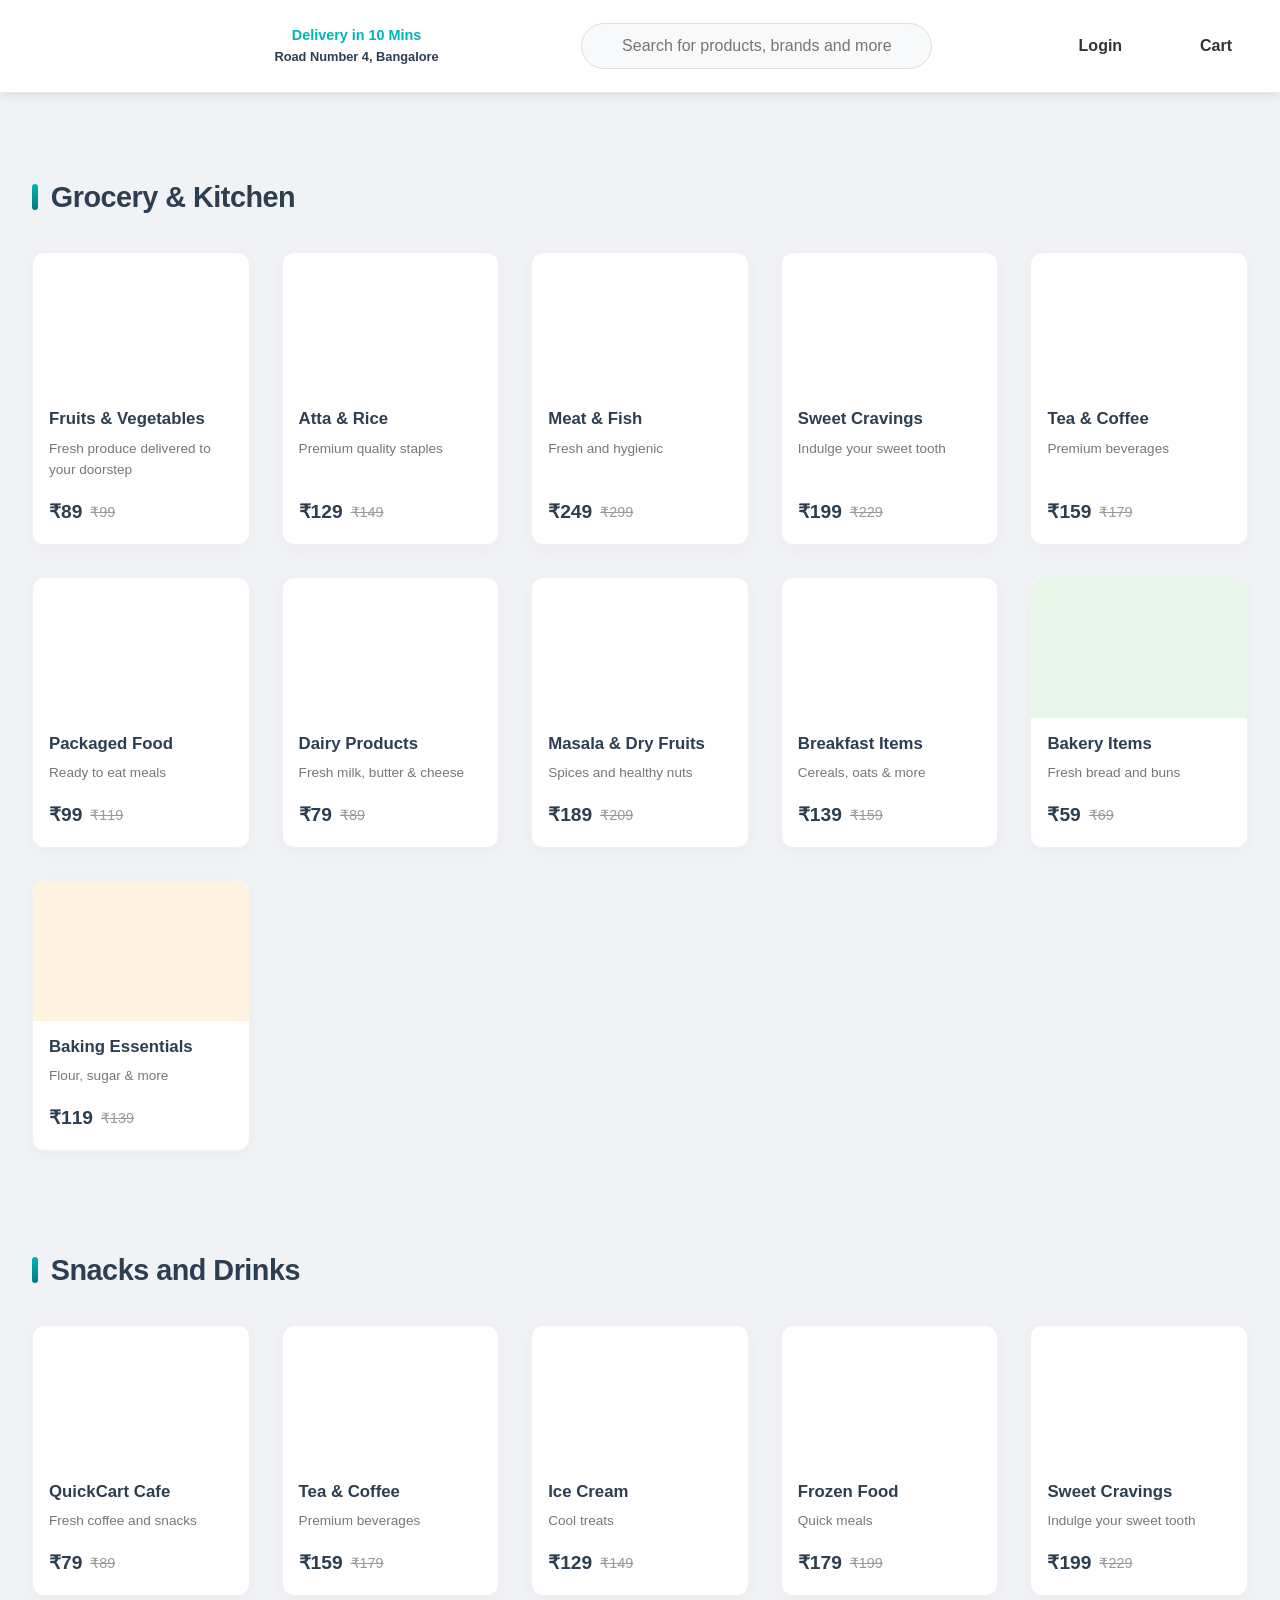
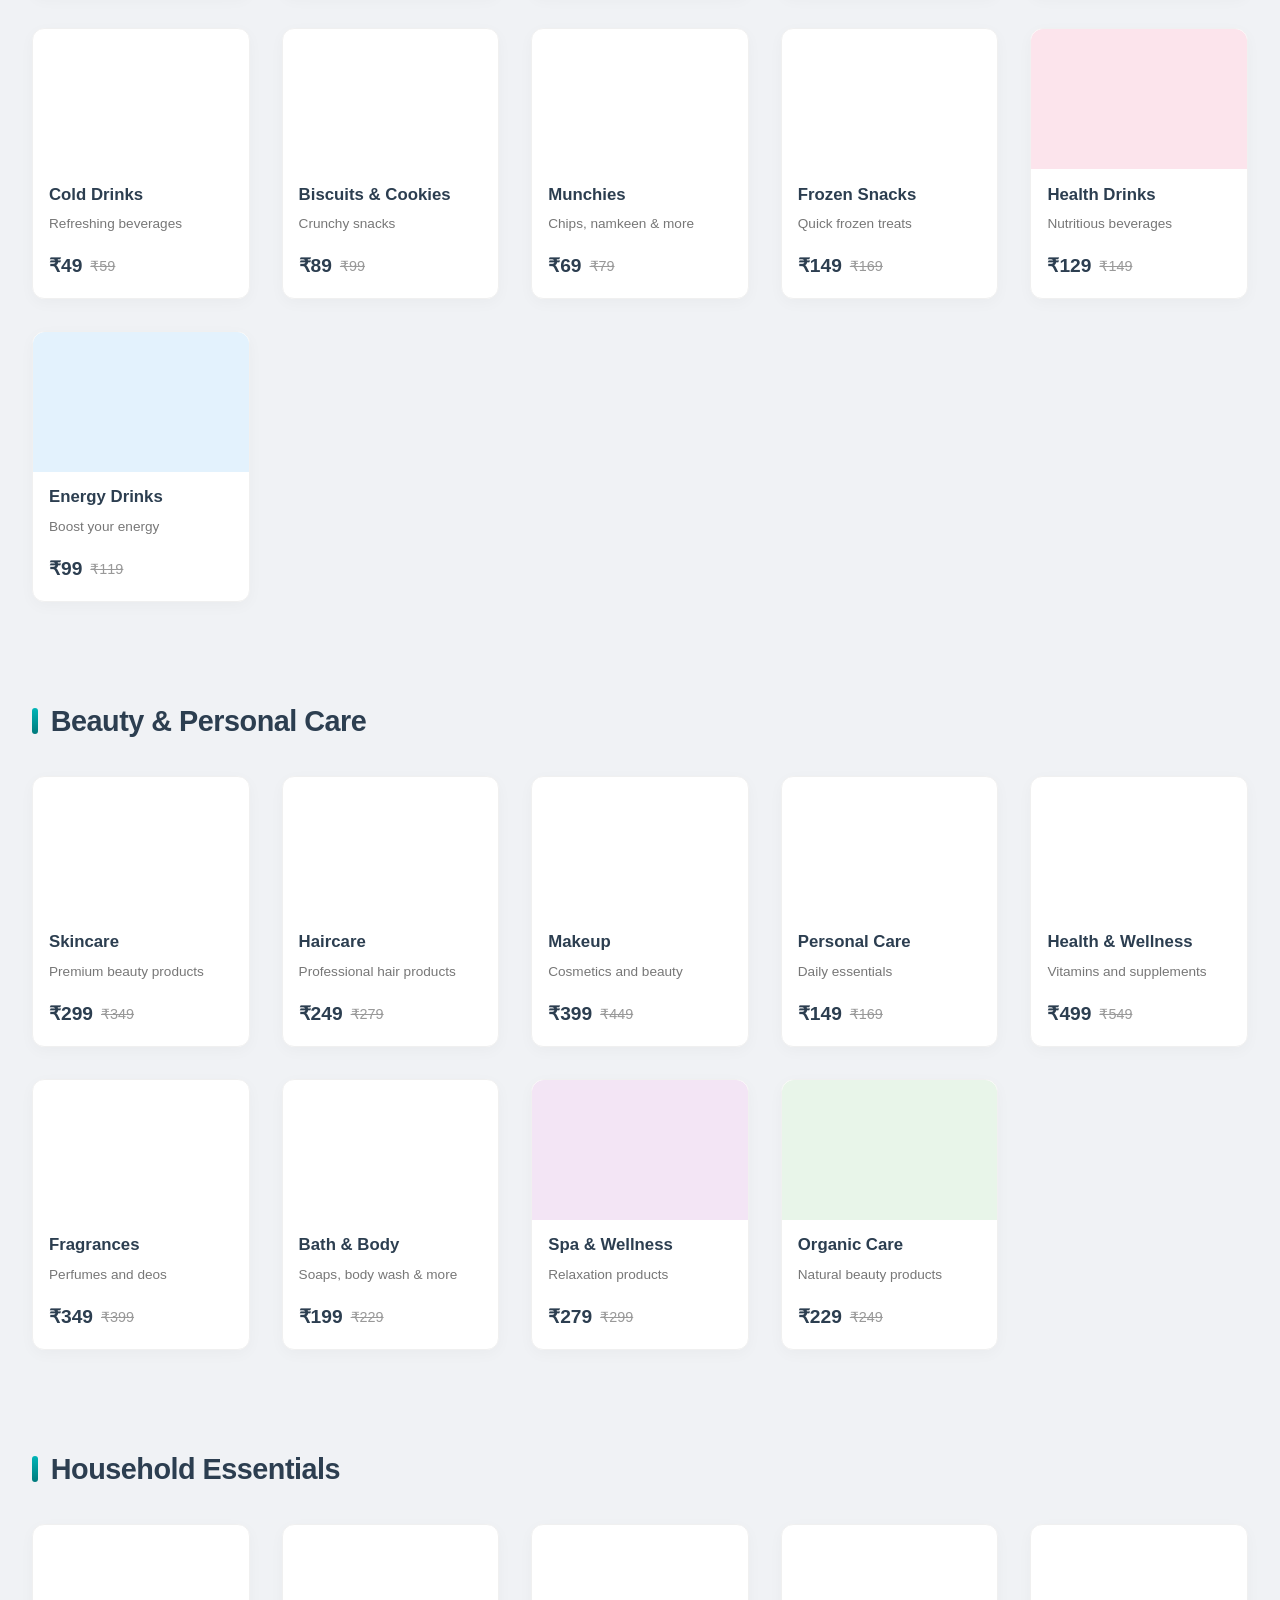
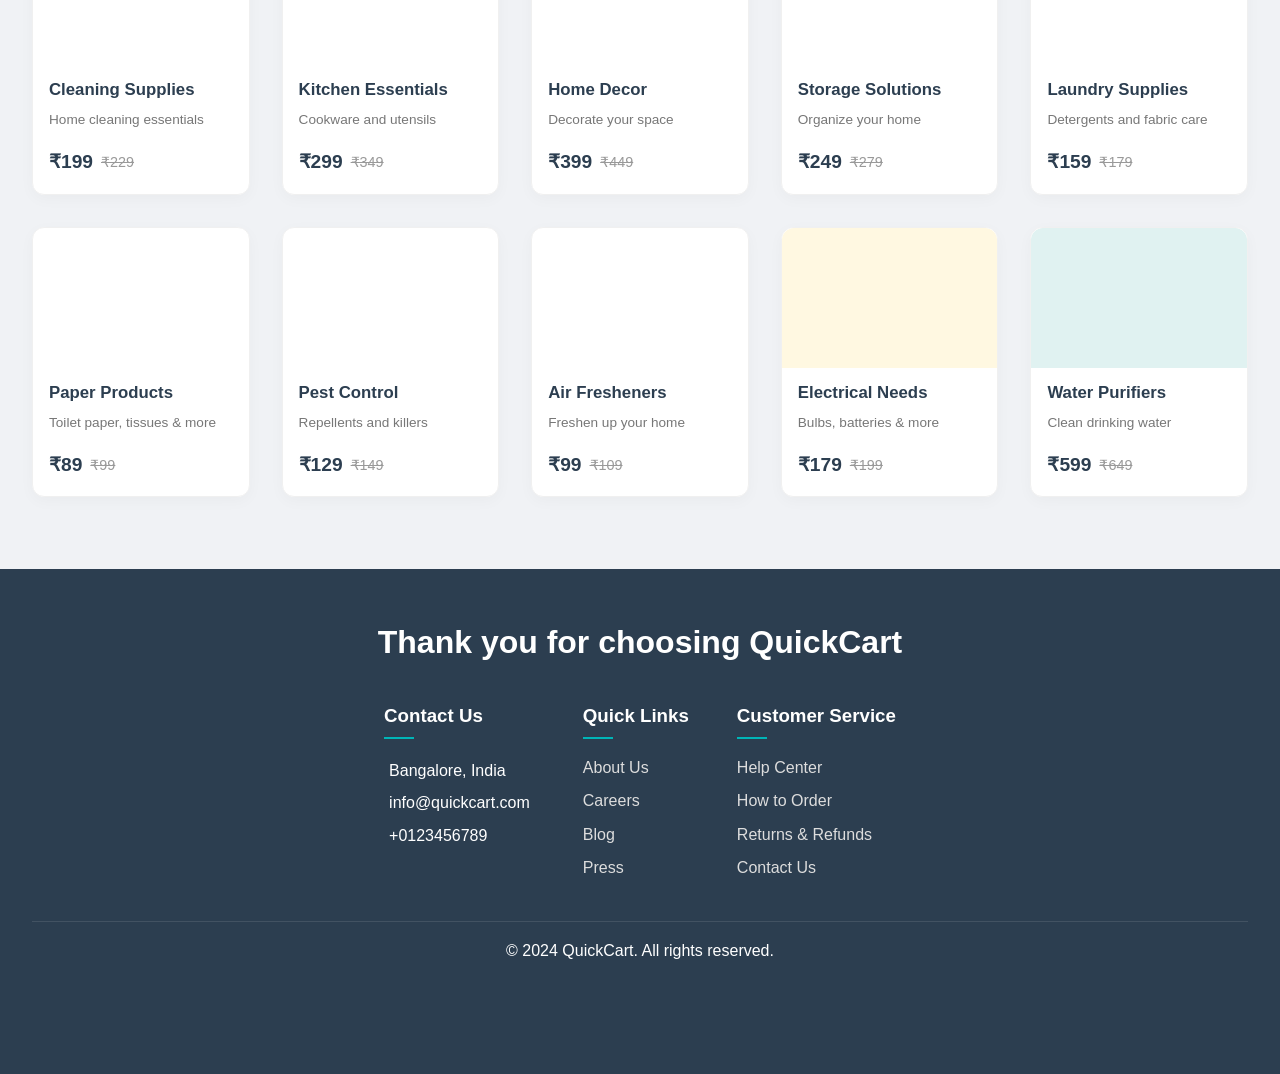
<file: index.html>
<!doctype html>
<html lang="en">
  <head>
    <meta charset="utf-8" />
    <meta name="viewport" content="width=device-width,initial-scale=1" />
    <title>QuickCart</title>
    <meta http-equiv="refresh" content="0; url=quickcart.html">
    <style>
      body { font-family: system-ui, -apple-system, Roboto, 'Helvetica Neue', Arial; display:flex;align-items:center;justify-content:center;height:100vh;margin:0;background:#f7f7f7 }
      .box { text-align:center }
      a { color:#0366d6 }
    </style>
  </head>
  <body>
    <div class="box">
      <h1>QuickCart</h1>
    </div>
  </body>
</html>
</file>
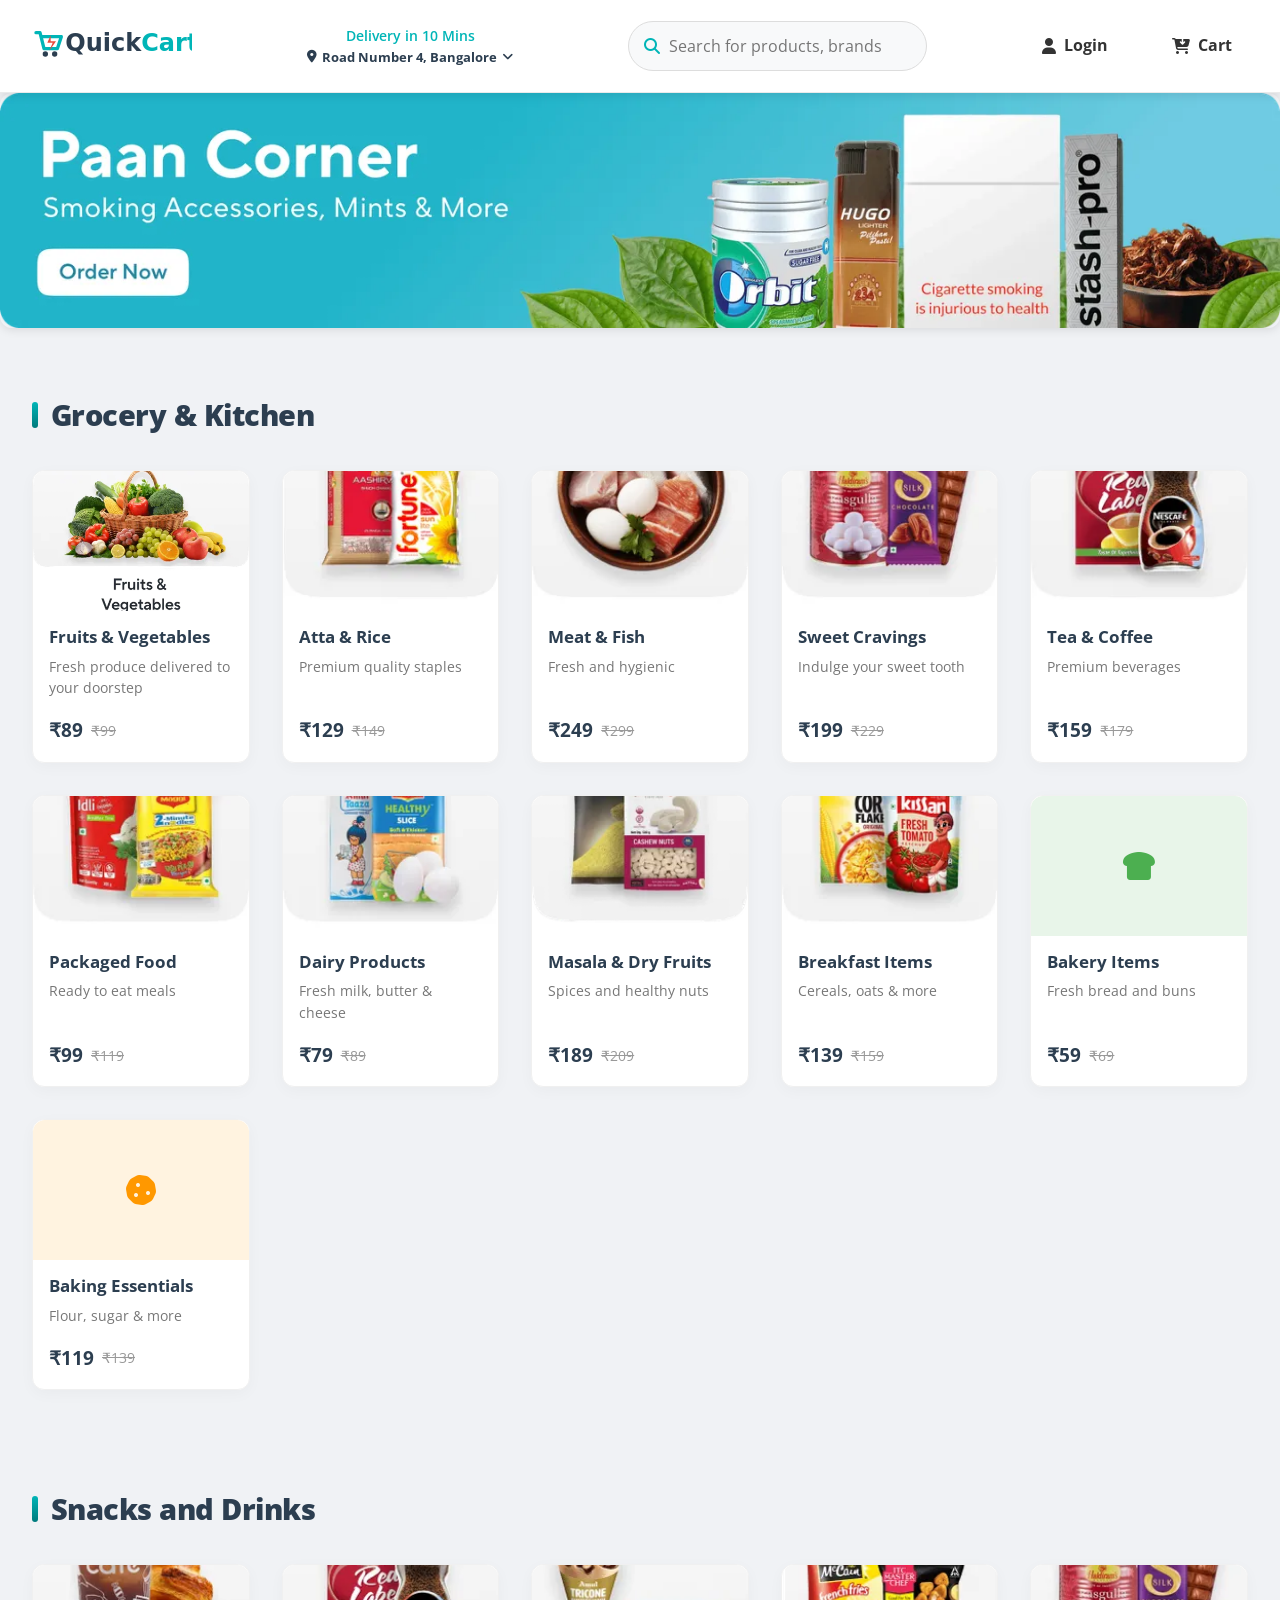
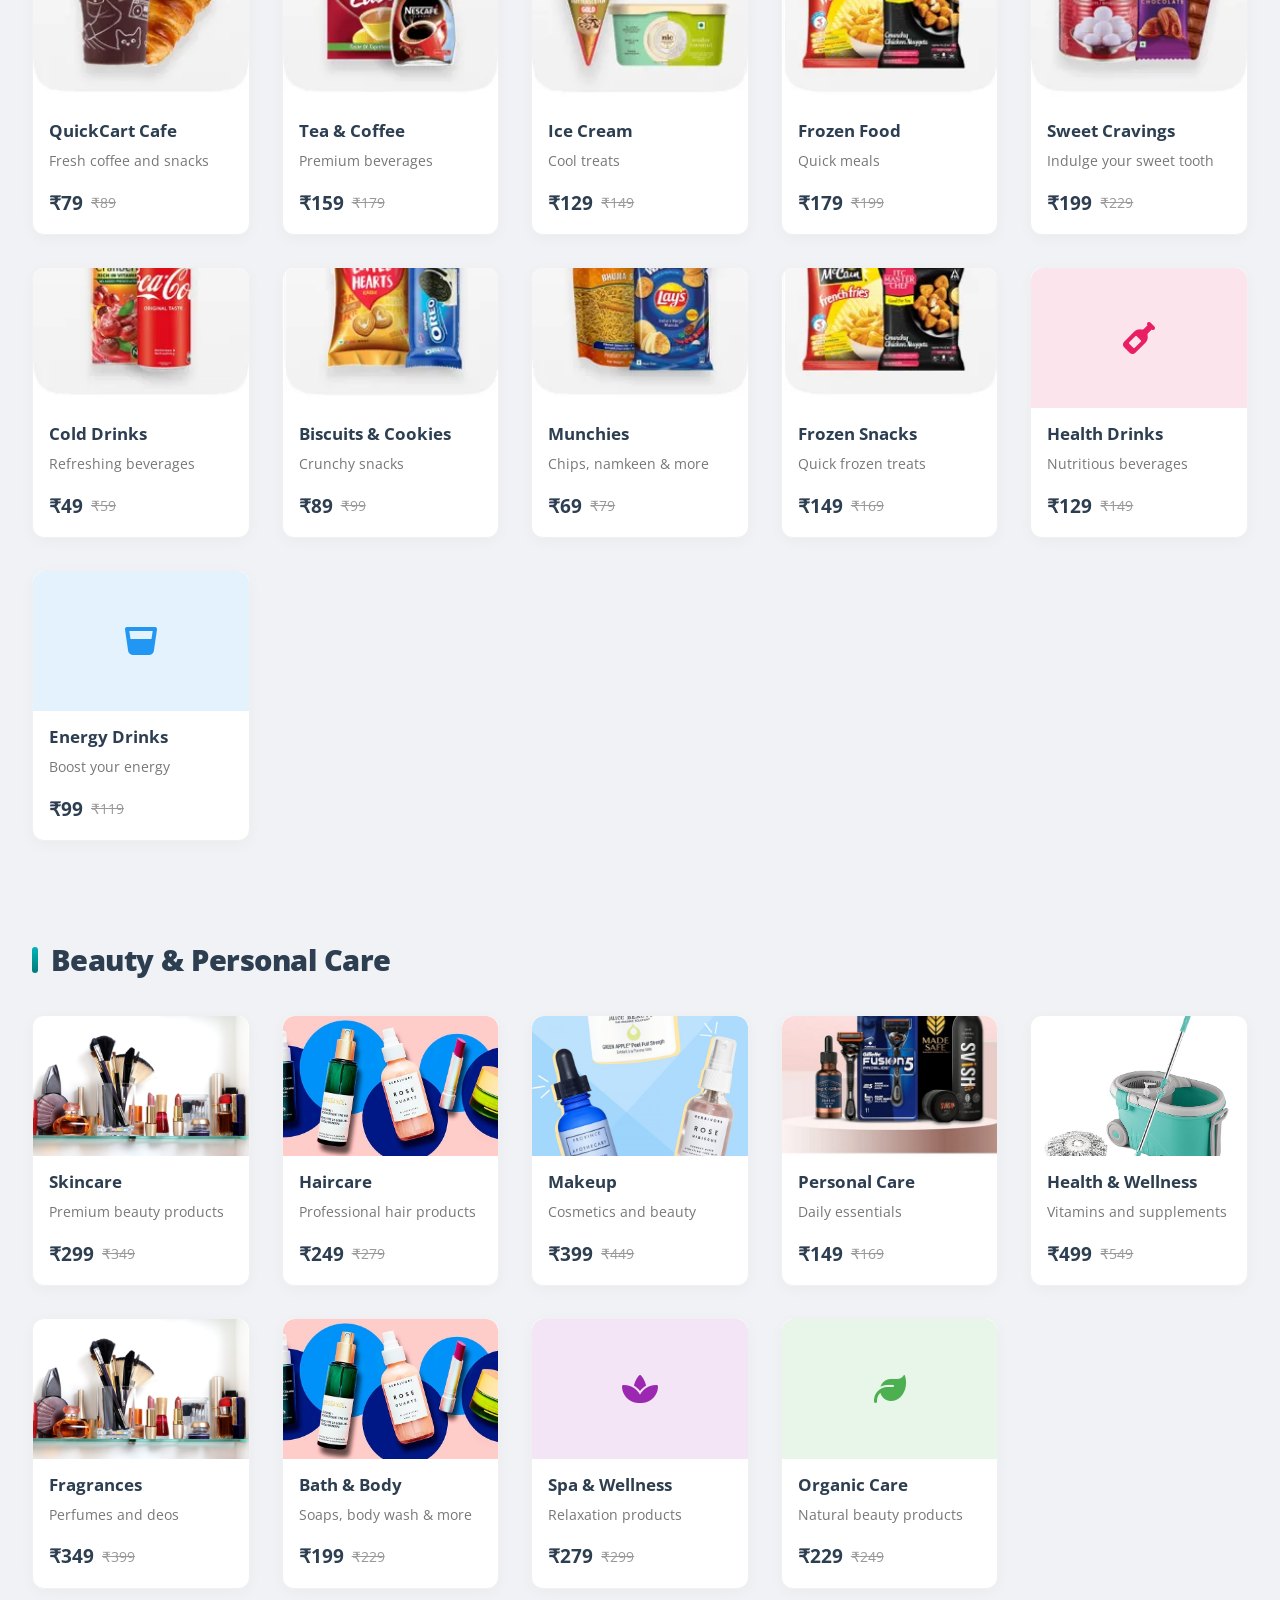
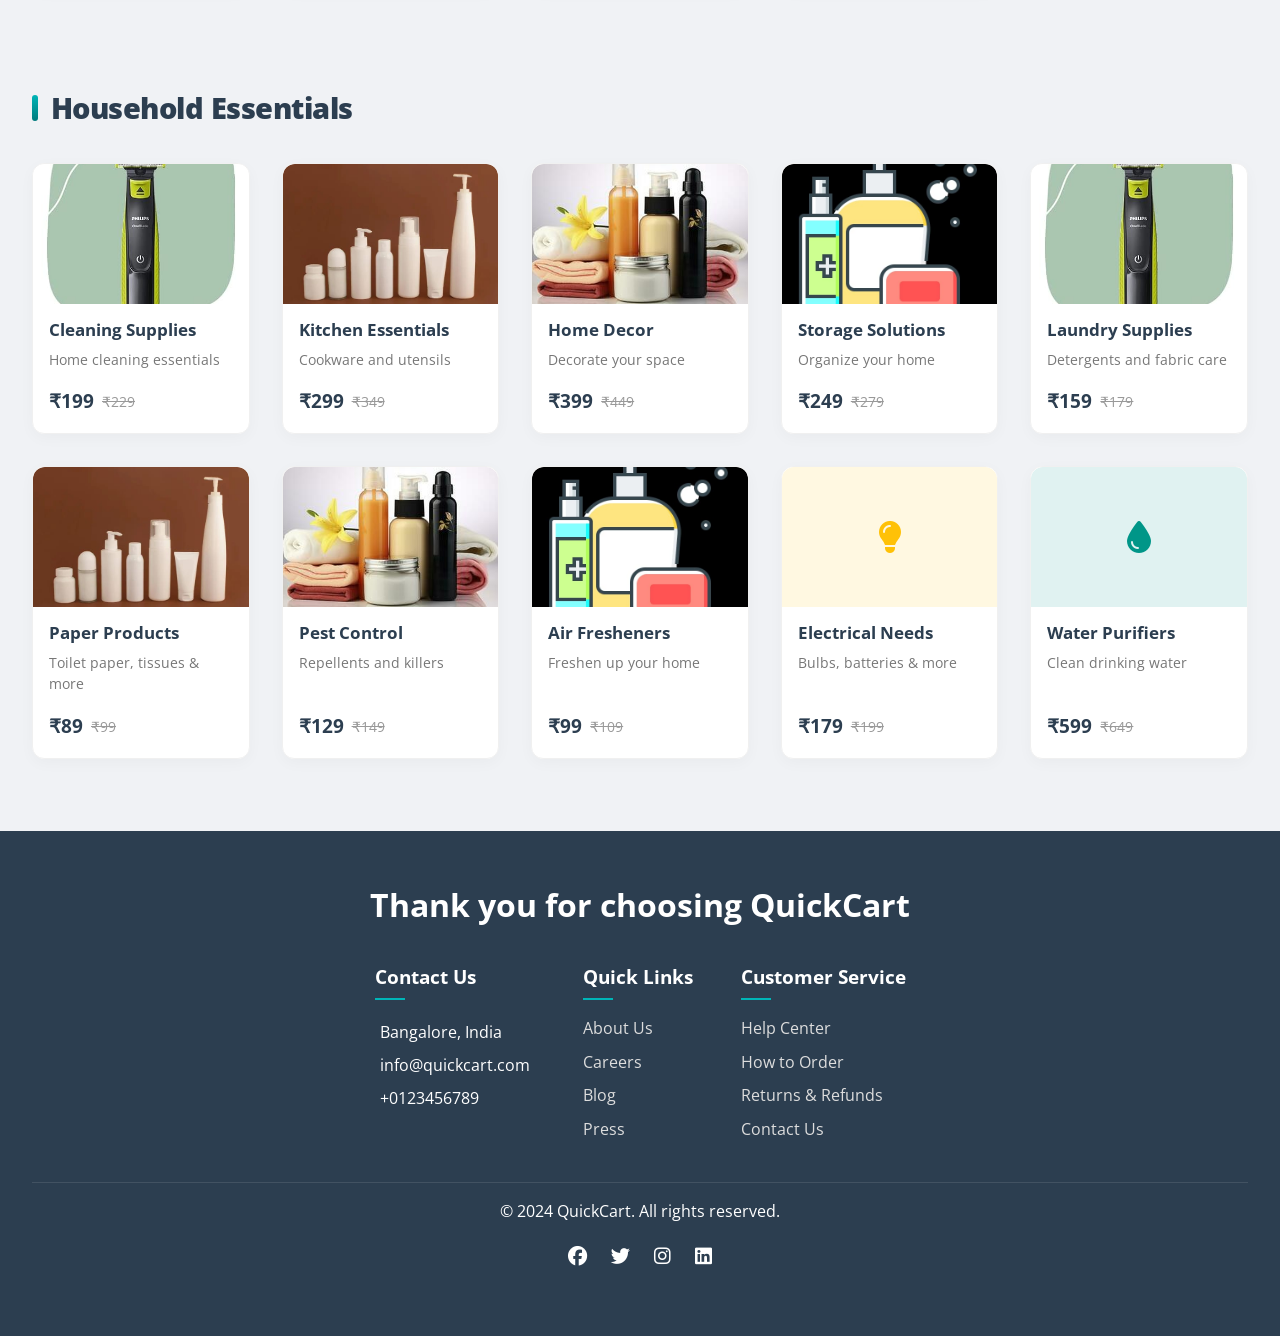
<file: quickcart.html>
<!-- Verified By Technical Lead -->
<!DOCTYPE html>
<html lang="en">
  <head>
    <meta charset="UTF-8"/>
    <meta name="viewport" content="width=device-width, initial-scale=1.0"/>
    <meta name="description" content="QuickCart - India's fastest grocery delivery service. Get groceries delivered in 10 minutes."/>
    <link rel="icon" href="images/primary-logo.svg"/>
    <title>QuickCart - Grocery Delivery in 10 Minutes</title>
    <link rel="stylesheet" href="quickcart.css"/> 
    <link rel="stylesheet" href="https://cdnjs.cloudflare.com/ajax/libs/font-awesome/6.7.2/css/all.min.css"/>
    <link rel="preconnect" href="https://fonts.googleapis.com"/>
    <link rel="preconnect" href="https://fonts.gstatic.com" crossorigin/> 
    <link href="https://fonts.googleapis.com/css2?family=Open+Sans:ital,wght@0,300..800;1,300..800&family=Roboto:ital,wght@0,100;0,300;0,400;0,500;0,700;0,900;1,100;1,300;1,400;1,500;1,700;1,900&display=swap" rel="stylesheet"/>
  </head>
  <body>
    <header>
      <section id="headerpart">
        <div class="header">
          <div class="quickcart-logo">
            <img src="images/primary-logo.svg" alt="quickcart" loading="lazy" width="100" height="40"/>
          </div>
          <div class="delivary-location">
            <h4>Delivery in 10 Mins</h4>
            <h6><i class="fa-solid fa-location-dot"></i> Road Number 4, Bangalore <i class="fa-solid fa-angle-down"></i></h6>
          </div>
          <div class="search-bar">
            <i class="fa-solid fa-magnifying-glass"></i>
            <input type="text" name="search" placeholder="Search for products, brands and more" id="search" value=""/>
          </div>
          <div class="login-cart">
            <div class="login">
              <i class="fa-solid fa-user"></i>
              <h4>Login</h4>
            </div>
            <div class="cart">
              <i class="fa-solid fa-cart-arrow-down"></i>
              <h4>Cart </h4>
            </div>
          </div>
        </div>
      </section>
    </header>
    <main>
      <section id="mainpart">
        <div class="quickcart-branding">
          <img src="images/quickcart-branding.webp" alt="quickcart-branding" loading="lazy"/>
        </div>
      </section>
      
      <section class="items-section">
        <h2>Grocery & Kitchen</h2>
        <div class="items-box">
          <div class="item">
            <img src="images/fruits&vegatables.webp" alt="Fruits & Vegetables" loading="lazy"/>
            <h3>Fruits & Vegetables</h3>
            <p>Fresh produce delivered to your doorstep</p>
            <div class="price">₹89<span class="original-price">₹99</span></div>
          </div>
          <div class="item">
            <img src="images/atta&rice.webp" alt="Atta & Rice" loading="lazy"/>
            <h3>Atta & Rice</h3>
            <p>Premium quality staples</p>
            <div class="price">₹129<span class="original-price">₹149</span></div>
          </div>
          <div class="item">
            <img src="images/meat&fish.webp" alt="Meat & Fish" loading="lazy"/>
            <h3>Meat & Fish</h3>
            <p>Fresh and hygienic</p>
            <div class="price">₹249<span class="original-price">₹299</span></div>
          </div>
          <div class="item">
            <img src="images/sweet.webp" alt="Sweet Cravings" loading="lazy"/>
            <h3>Sweet Cravings</h3>
            <p>Indulge your sweet tooth</p>
            <div class="price">₹199<span class="original-price">₹229</span></div>
          </div>
          <div class="item">
            <img src="images/teaandcoffe.webp" alt="Tea & Coffee" loading="lazy"/>
            <h3>Tea & Coffee</h3>
            <p>Premium beverages</p>
            <div class="price">₹159<span class="original-price">₹179</span></div>
          </div>
          <div class="item">
            <img src="images/packagedfood.webp" alt="Packaged Food" loading="lazy"/>
            <h3>Packaged Food</h3>
            <p>Ready to eat meals</p>
            <div class="price">₹99<span class="original-price">₹119</span></div>
          </div>
          <div class="item">
            <img src="images/dairy&products.webp" alt="Dairy Products" loading="lazy"/>
            <h3>Dairy Products</h3>
            <p>Fresh milk, butter & cheese</p>
            <div class="price">₹79<span class="original-price">₹89</span></div>
          </div>
          <div class="item">
            <img src="images/masala&dryfruits.webp" alt="Masala & Dry Fruits" loading="lazy"/>
            <h3>Masala & Dry Fruits</h3>
            <p>Spices and healthy nuts</p>
            <div class="price">₹189<span class="original-price">₹209</span></div>
          </div>
          <div class="item">
            <img src="images/breakfast.webp" alt="Breakfast Items" loading="lazy"/>
            <h3>Breakfast Items</h3>
            <p>Cereals, oats & more</p>
            <div class="price">₹139<span class="original-price">₹159</span></div>
          </div>
          <!-- New items with CSS-based placeholders -->
          <div class="item">
            <div class="placeholder-image" style="background-color: #e8f5e9; color: #4caf50;">
              <i class="fas fa-bread-slice" style="font-size: 2rem;"></i>
            </div>
            <h3>Bakery Items</h3>
            <p>Fresh bread and buns</p>
            <div class="price">₹59<span class="original-price">₹69</span></div>
          </div>
          <div class="item">
            <div class="placeholder-image" style="background-color: #fff3e0; color: #ff9800;">
              <i class="fas fa-cookie" style="font-size: 2rem;"></i>
            </div>
            <h3>Baking Essentials</h3>
            <p>Flour, sugar & more</p>
            <div class="price">₹119<span class="original-price">₹139</span></div>
          </div>
        </div>
      </section>

      <section class="items-section">
        <h2>Snacks and Drinks</h2>
        <div class="items-box">
          <div class="snack">
            <img src="images/quickcartcafe.webp" alt="QuickCart Cafe" loading="lazy"/>
            <h3>QuickCart Cafe</h3>
            <p>Fresh coffee and snacks</p>
            <div class="price">₹79<span class="original-price">₹89</span></div>
          </div>
          <div class="snack">
            <img src="images/teaandcoffe.webp" alt="Tea & Coffee" loading="lazy"/>
            <h3>Tea & Coffee</h3>
            <p>Premium beverages</p>
            <div class="price">₹159<span class="original-price">₹179</span></div>
          </div>
          <div class="snack">
            <img src="images/icecream.webp" alt="Ice Cream" loading="lazy"/>
            <h3>Ice Cream</h3>
            <p>Cool treats</p>
            <div class="price">₹129<span class="original-price">₹149</span></div>
          </div>
          <div class="snack">
            <img src="images/frozenfood.webp" alt="Frozen Food" loading="lazy"/>
            <h3>Frozen Food</h3>
            <p>Quick meals</p>
            <div class="price">₹179<span class="original-price">₹199</span></div>
          </div>
          <div class="snack">
            <img src="images/sweetcraving.webp" alt="Sweet Cravings" loading="lazy"/>
            <h3>Sweet Cravings</h3>
            <p>Indulge your sweet tooth</p>
            <div class="price">₹199<span class="original-price">₹229</span></div>
          </div>
          <div class="snack">
            <img src="images/colddrink.webp" alt="Cold Drinks" loading="lazy"/>
            <h3>Cold Drinks</h3>
            <p>Refreshing beverages</p>
            <div class="price">₹49<span class="original-price">₹59</span></div>
          </div>
          <div class="snack">
            <img src="images/biscuits.webp" alt="Biscuits & Cookies" loading="lazy"/>
            <h3>Biscuits & Cookies</h3>
            <p>Crunchy snacks</p>
            <div class="price">₹89<span class="original-price">₹99</span></div>
          </div>
          <div class="snack">
            <img src="images/munchies.webp" alt="Munchies" loading="lazy"/>
            <h3>Munchies</h3>
            <p>Chips, namkeen & more</p>
            <div class="price">₹69<span class="original-price">₹79</span></div>
          </div>
          <div class="snack">
            <img src="images/frozen.webp" alt="Frozen Snacks" loading="lazy"/>
            <h3>Frozen Snacks</h3>
            <p>Quick frozen treats</p>
            <div class="price">₹149<span class="original-price">₹169</span></div>
          </div>
          <!-- New items with CSS-based placeholders -->
          <div class="snack">
            <div class="placeholder-image" style="background-color: #fce4ec; color: #e91e63;">
              <i class="fas fa-wine-bottle" style="font-size: 2rem;"></i>
            </div>
            <h3>Health Drinks</h3>
            <p>Nutritious beverages</p>
            <div class="price">₹129<span class="original-price">₹149</span></div>
          </div>
          <div class="snack">
            <div class="placeholder-image" style="background-color: #e3f2fd; color: #2196f3;">
              <i class="fas fa-glass-whiskey" style="font-size: 2rem;"></i>
            </div>
            <h3>Energy Drinks</h3>
            <p>Boost your energy</p>
            <div class="price">₹99<span class="original-price">₹119</span></div>
          </div>
        </div>
      </section>

      <section class="items-section">
        <h2>Beauty & Personal Care</h2>
        <div class="items-box">
          <div class="item">
            <img src="images/z1.webp" alt="Skincare" loading="lazy"/>
            <h3>Skincare</h3>
            <p>Premium beauty products</p>
            <div class="price">₹299<span class="original-price">₹349</span></div>
          </div>
          <div class="item">
            <img src="images/z2.webp" alt="Haircare" loading="lazy"/>
            <h3>Haircare</h3>
            <p>Professional hair products</p>
            <div class="price">₹249<span class="original-price">₹279</span></div>
          </div>
          <div class="item">
            <img src="images/z3.webp" alt="Makeup" loading="lazy"/>
            <h3>Makeup</h3>
            <p>Cosmetics and beauty</p>
            <div class="price">₹399<span class="original-price">₹449</span></div>
          </div>
          <div class="item">
            <img src="images/z4.webp" alt="Personal Care" loading="lazy"/>
            <h3>Personal Care</h3>
            <p>Daily essentials</p>
            <div class="price">₹149<span class="original-price">₹169</span></div>
          </div>
          <div class="item">
            <img src="images/h1.jpg" alt="Health & Wellness" loading="lazy"/>
            <h3>Health & Wellness</h3>
            <p>Vitamins and supplements</p>
            <div class="price">₹499<span class="original-price">₹549</span></div>
          </div>
          <div class="item">
            <img src="images/z1.webp" alt="Fragrances" loading="lazy"/>
            <h3>Fragrances</h3>
            <p>Perfumes and deos</p>
            <div class="price">₹349<span class="original-price">₹399</span></div>
          </div>
          <div class="item">
            <img src="images/z2.webp" alt="Bath & Body" loading="lazy"/>
            <h3>Bath & Body</h3>
            <p>Soaps, body wash & more</p>
            <div class="price">₹199<span class="original-price">₹229</span></div>
          </div>
          <!-- New items with CSS-based placeholders -->
          <div class="item">
            <div class="placeholder-image" style="background-color: #f3e5f5; color: #9c27b0;">
              <i class="fas fa-spa" style="font-size: 2rem;"></i>
            </div>
            <h3>Spa & Wellness</h3>
            <p>Relaxation products</p>
            <div class="price">₹279<span class="original-price">₹299</span></div>
          </div>
          <div class="item">
            <div class="placeholder-image" style="background-color: #e8f5e9; color: #4caf50;">
              <i class="fas fa-leaf" style="font-size: 2rem;"></i>
            </div>
            <h3>Organic Care</h3>
            <p>Natural beauty products</p>
            <div class="price">₹229<span class="original-price">₹249</span></div>
          </div>
        </div>
      </section>

      <section class="items-section">
        <h2>Household Essentials</h2>
        <div class="items-box">
          <div class="item">
            <img src="images/z5.webp" alt="Cleaning Supplies" loading="lazy"/>
            <h3>Cleaning Supplies</h3>
            <p>Home cleaning essentials</p>
            <div class="price">₹199<span class="original-price">₹229</span></div>
          </div>
          <div class="item">
            <img src="images/z6.webp" alt="Kitchen Essentials" loading="lazy"/>
            <h3>Kitchen Essentials</h3>
            <p>Cookware and utensils</p>
            <div class="price">₹299<span class="original-price">₹349</span></div>
          </div>
          <div class="item">
            <img src="images/z7.webp" alt="Home Decor" loading="lazy"/>
            <h3>Home Decor</h3>
            <p>Decorate your space</p>
            <div class="price">₹399<span class="original-price">₹449</span></div>
          </div>
          <div class="item">
            <img src="images/z8.webp" alt="Storage Solutions" loading="lazy"/>
            <h3>Storage Solutions</h3>
            <p>Organize your home</p>
            <div class="price">₹249<span class="original-price">₹279</span></div>
          </div>
          <div class="item">
            <img src="images/z5.webp" alt="Laundry Supplies" loading="lazy"/>
            <h3>Laundry Supplies</h3>
            <p>Detergents and fabric care</p>
            <div class="price">₹159<span class="original-price">₹179</span></div>
          </div>
          <div class="item">
            <img src="images/z6.webp" alt="Paper Products" loading="lazy"/>
            <h3>Paper Products</h3>
            <p>Toilet paper, tissues & more</p>
            <div class="price">₹89<span class="original-price">₹99</span></div>
          </div>
          <div class="item">
            <img src="images/z7.webp" alt="Pest Control" loading="lazy"/>
            <h3>Pest Control</h3>
            <p>Repellents and killers</p>
            <div class="price">₹129<span class="original-price">₹149</span></div>
          </div>
          <div class="item">
            <img src="images/z8.webp" alt="Air Fresheners" loading="lazy"/>
            <h3>Air Fresheners</h3>
            <p>Freshen up your home</p>
            <div class="price">₹99<span class="original-price">₹109</span></div>
          </div>
          <!-- New items with CSS-based placeholders -->
          <div class="item">
            <div class="placeholder-image" style="background-color: #fff8e1; color: #ffc107;">
              <i class="fas fa-lightbulb" style="font-size: 2rem;"></i>
            </div>
            <h3>Electrical Needs</h3>
            <p>Bulbs, batteries & more</p>
            <div class="price">₹179<span class="original-price">₹199</span></div>
          </div>
          <div class="item">
            <div class="placeholder-image" style="background-color: #e0f2f1; color: #009688;">
              <i class="fas fa-tint" style="font-size: 2rem;"></i>
            </div>
            <h3>Water Purifiers</h3>
            <p>Clean drinking water</p>
            <div class="price">₹599<span class="original-price">₹649</span></div>
          </div>
        </div>
      </section>
    </main>

    <footer>
      <div class="footer">
        <h1>Thank you for choosing QuickCart</h1>
        <div class="footer-contain">
          <div class="footer-section">
            <h3>Contact Us</h3>
            <p class="contact-info">
              <span class="hover-effect">Bangalore, India</span><br>
              <span class="hover-effect">info@quickcart.com</span><br>
              <span class="hover-effect">+0123456789</span>
            </p>
          </div>
          <div class="footer-section">
            <h3>Quick Links</h3>
            <ul>
              <li><a href="#">About Us</a></li>
              <li><a href="#">Careers</a></li>
              <li><a href="#">Blog</a></li>
              <li><a href="#">Press</a></li>
            </ul>
          </div>
          <div class="footer-section">
            <h3>Customer Service</h3>
            <ul>
              <li><a href="#">Help Center</a></li>
              <li><a href="#">How to Order</a></li>
              <li><a href="#">Returns & Refunds</a></li>
              <li><a href="#">Contact Us</a></li>
            </ul>
          </div>
        </div>
        <div class="last-footer">
          <p>© 2024 QuickCart. All rights reserved.</p>
          <div class="social-links">
            <a href="#"><i class="fab fa-facebook"></i></a>
            <a href="#"><i class="fab fa-twitter"></i></a>
            <a href="#"><i class="fab fa-instagram"></i></a>
            <a href="#"><i class="fab fa-linkedin"></i></a>
          </div>
        </div>
      </div>
    </footer>

  </body>
</html>
</file>
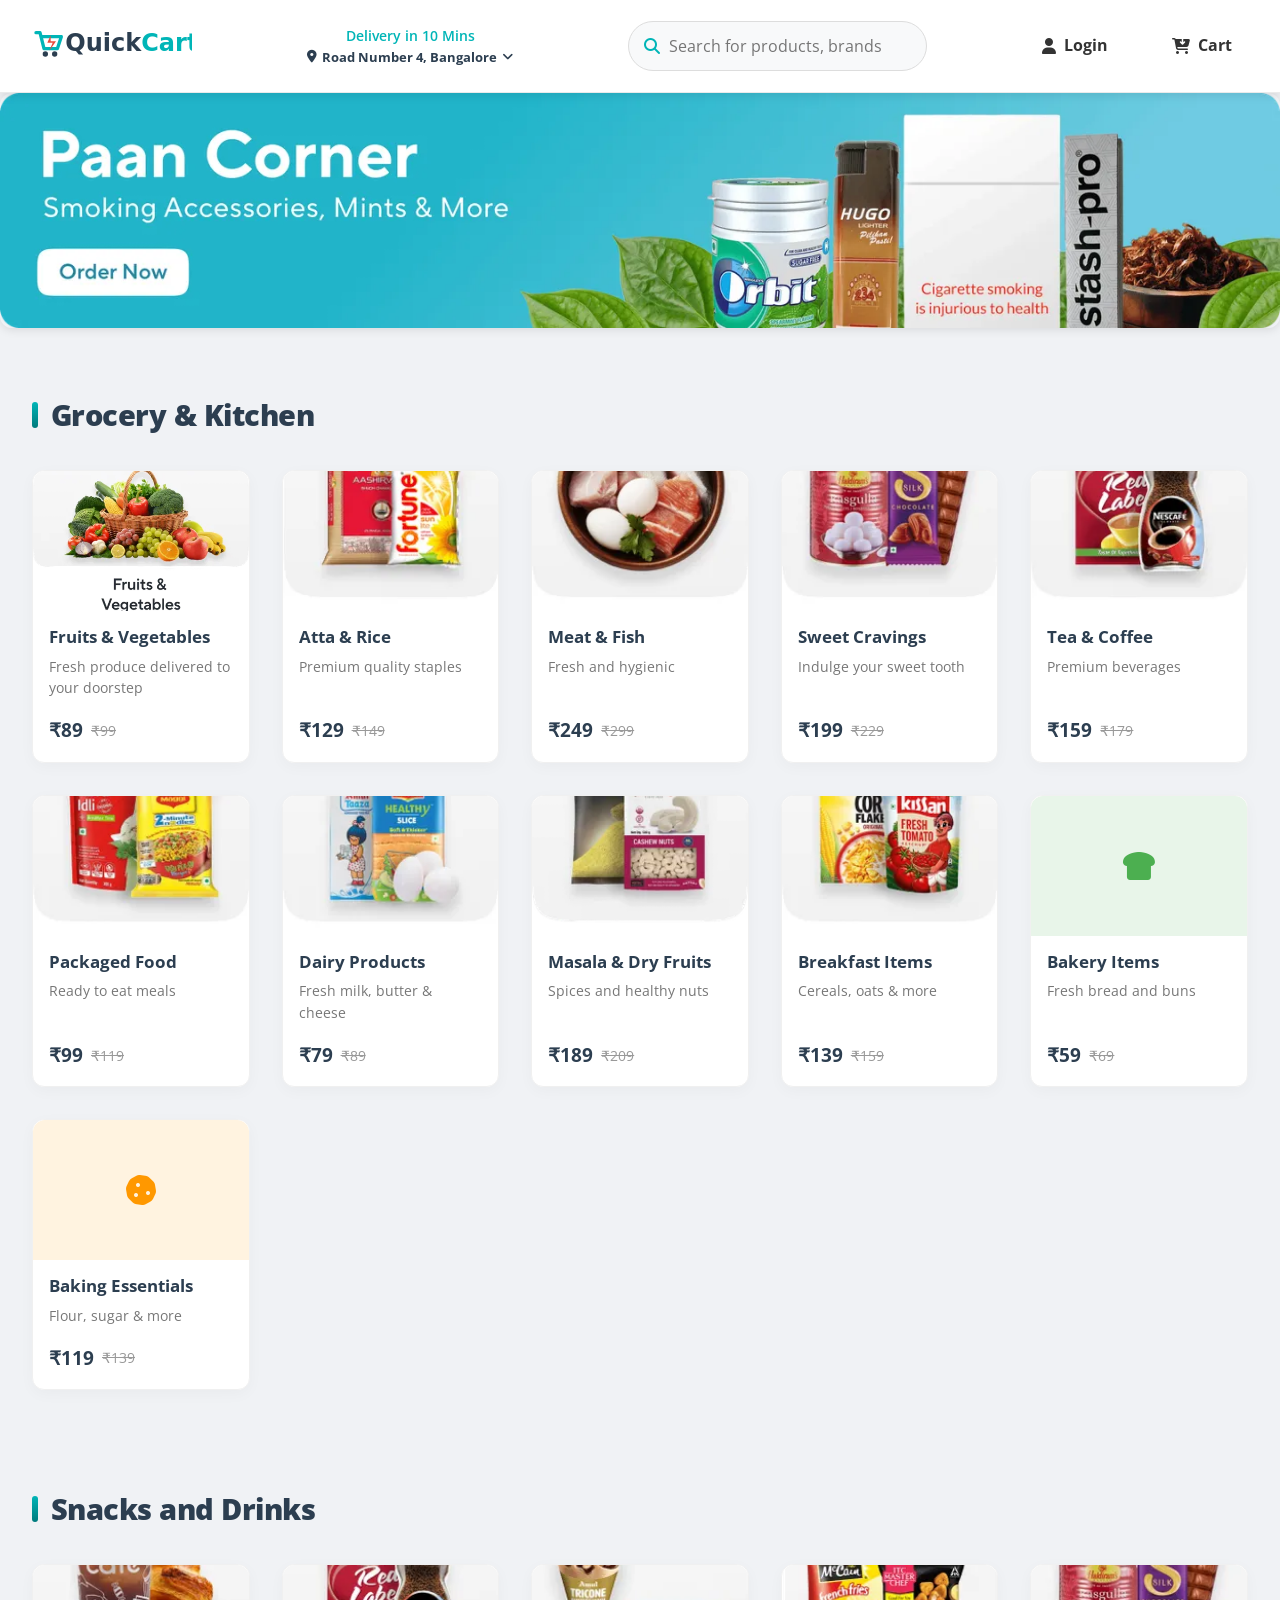
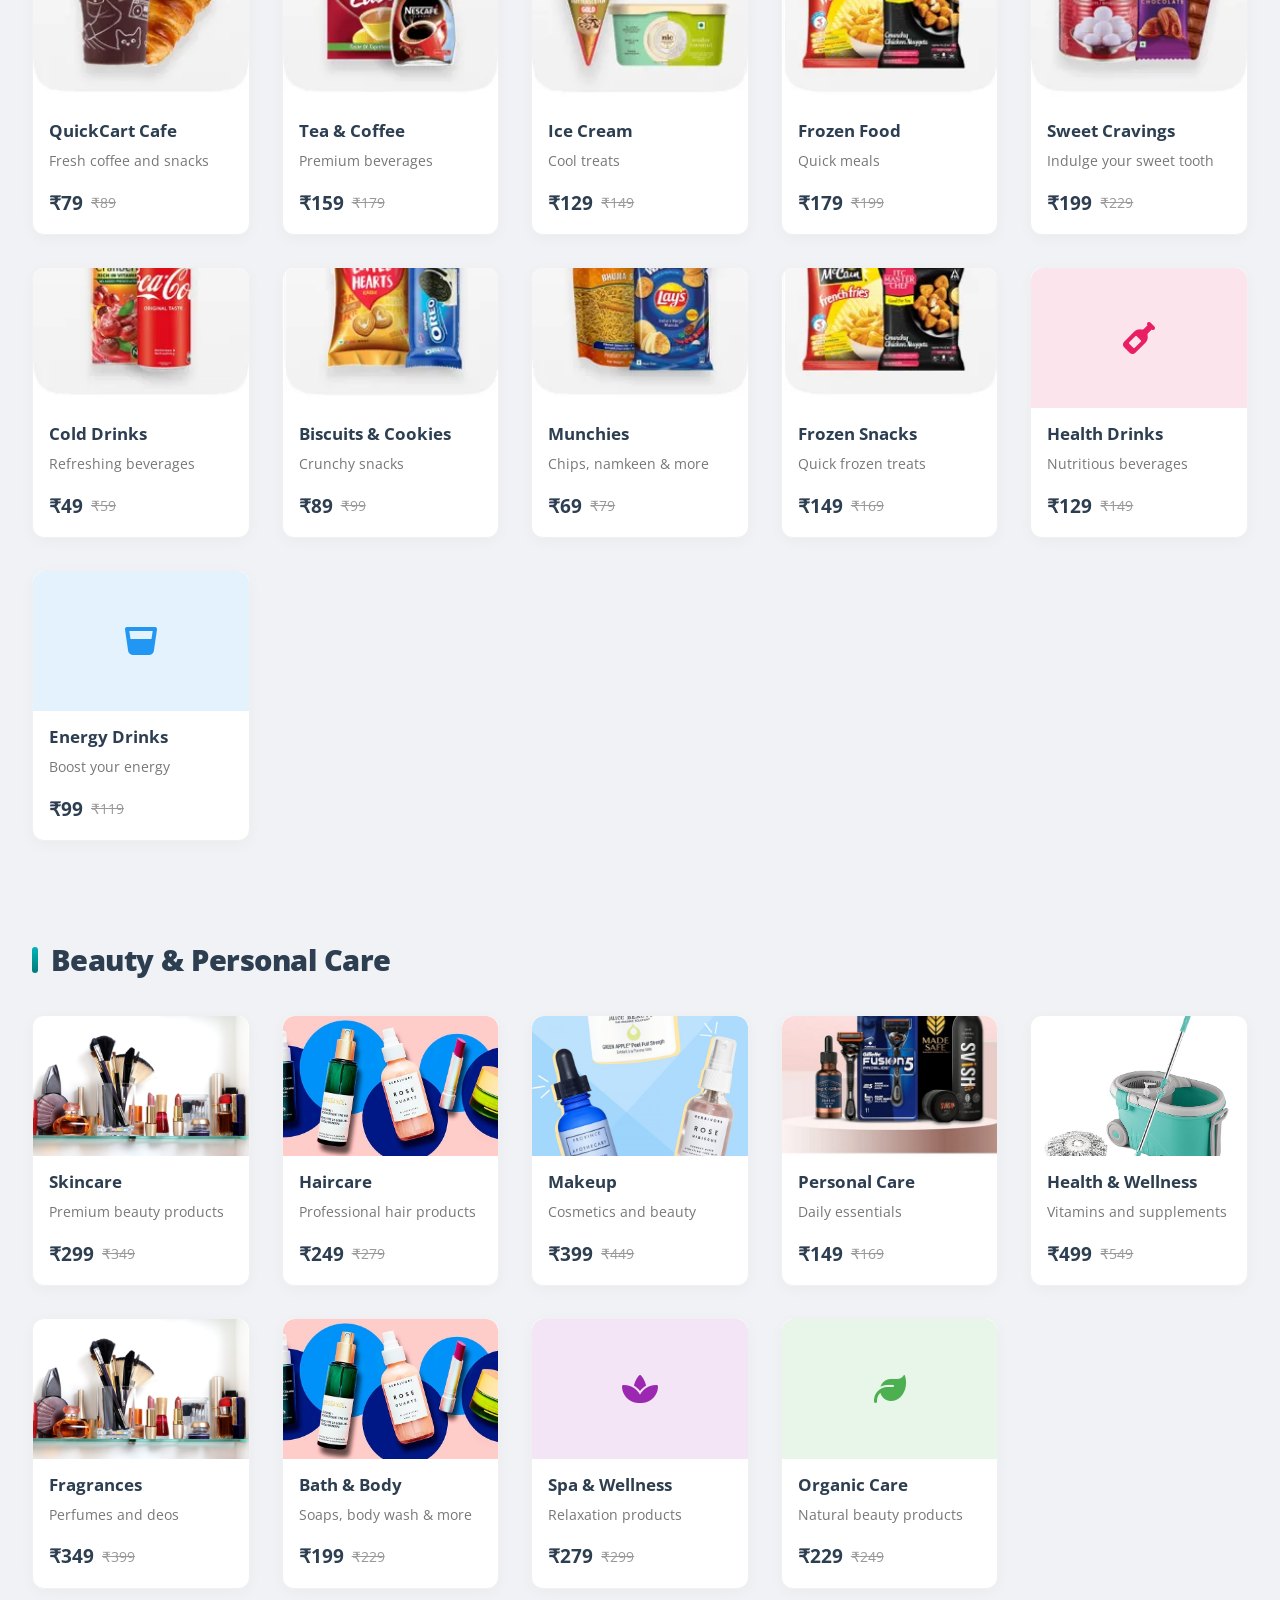
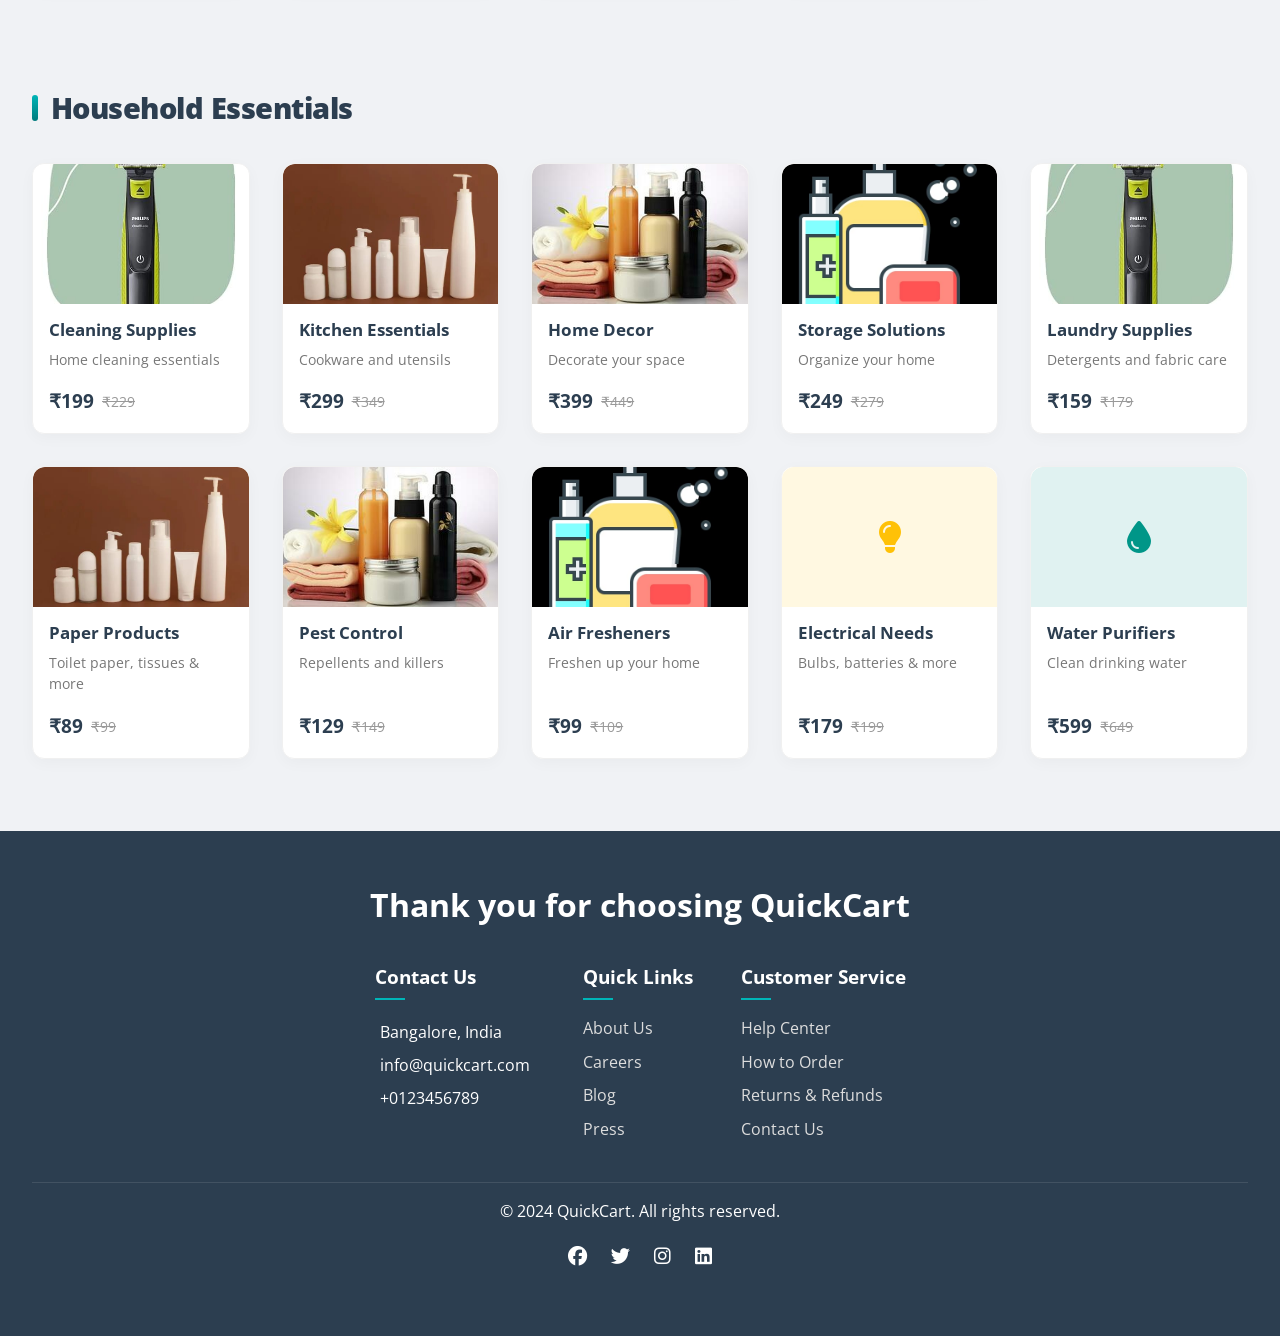
<file: zepto.html>
<!-- Verified By Technical Lead -->
<!DOCTYPE html>
<html lang="en">
  <head>
    <meta charset="UTF-8"/>
    <meta name="viewport" content="width=device-width, initial-scale=1.0"/>
    <meta name="description" content="QuickCart - India's fastest grocery delivery service. Get groceries delivered in 10 minutes."/>
    <link rel="icon" href="images/primary-logo.svg"/>
    <title>QuickCart</title>
    <link rel="stylesheet" href="quickcart.css"/> 
    <link rel="stylesheet" href="https://cdnjs.cloudflare.com/ajax/libs/font-awesome/6.7.2/css/all.min.css"/>
    <link rel="preconnect" href="https://fonts.googleapis.com"/>
    <link rel="preconnect" href="https://fonts.gstatic.com" crossorigin/> 
    <link href="https://fonts.googleapis.com/css2?family=Open+Sans:ital,wght@0,300..800;1,300..800&family=Roboto:ital,wght@0,100;0,300;0,400;0,500;0,700;0,900;1,100;1,300;1,400;1,500;1,700;1,900&display=swap" rel="stylesheet"/>
  </head>
  <body>
    <header>
      <section id="headerpart">
        <div class="header">
          <div class="quickcart-logo">
            <img src="images/primary-logo.svg" alt="quickcart" loading="lazy" width="100" height="40"/>
          </div>
          <div class="delivary-location">
            <h4>Delivery in 10 Mins</h4>
            <h6><i class="fa-solid fa-location-dot"></i> Road Number 4, Bangalore <i class="fa-solid fa-angle-down"></i></h6>
          </div>
          <div class="search-bar">
            <i class="fa-solid fa-magnifying-glass"></i>
            <input type="text" name="search" placeholder="Search for products, brands and more" id="search" value=""/>
          </div>
          <div class="login-cart">
            <div class="login">
              <i class="fa-solid fa-user"></i>
              <h4>Login</h4>
            </div>
            <div class="cart">
              <i class="fa-solid fa-cart-arrow-down"></i>
              <h4>Cart </h4>
            </div>
          </div>
        </div>
      </section>
    </header>
    <main>
      <section id="mainpart">
        <div class="quickcart-branding">
          <img src="images/quickcart-branding.webp" alt="quickcart-branding" loading="lazy"/>
        </div>
      </section>
      
      <section class="items-section">
        <h2>Grocery & Kitchen</h2>
        <div class="items-box">
          <div class="item">
            <img src="images/fruits&vegatables.webp" alt="Fruits & Vegetables" loading="lazy"/>
            <h3>Fruits & Vegetables</h3>
            <p>Fresh produce delivered to your doorstep</p>
            <div class="price">₹89<span class="original-price">₹99</span></div>
          </div>
          <div class="item">
            <img src="images/atta&rice.webp" alt="Atta & Rice" loading="lazy"/>
            <h3>Atta & Rice</h3>
            <p>Premium quality staples</p>
            <div class="price">₹129<span class="original-price">₹149</span></div>
          </div>
          <div class="item">
            <img src="images/meat&fish.webp" alt="Meat & Fish" loading="lazy"/>
            <h3>Meat & Fish</h3>
            <p>Fresh and hygienic</p>
            <div class="price">₹249<span class="original-price">₹299</span></div>
          </div>
          <div class="item">
            <img src="images/sweet.webp" alt="Sweet Cravings" loading="lazy"/>
            <h3>Sweet Cravings</h3>
            <p>Indulge your sweet tooth</p>
            <div class="price">₹199<span class="original-price">₹229</span></div>
          </div>
          <div class="item">
            <img src="images/teaandcoffe.webp" alt="Tea & Coffee" loading="lazy"/>
            <h3>Tea & Coffee</h3>
            <p>Premium beverages</p>
            <div class="price">₹159<span class="original-price">₹179</span></div>
          </div>
          <div class="item">
            <img src="images/packagedfood.webp" alt="Packaged Food" loading="lazy"/>
            <h3>Packaged Food</h3>
            <p>Ready to eat meals</p>
            <div class="price">₹99<span class="original-price">₹119</span></div>
          </div>
          <div class="item">
            <img src="images/dairy&products.webp" alt="Dairy Products" loading="lazy"/>
            <h3>Dairy Products</h3>
            <p>Fresh milk, butter & cheese</p>
            <div class="price">₹79<span class="original-price">₹89</span></div>
          </div>
          <div class="item">
            <img src="images/masala&dryfruits.webp" alt="Masala & Dry Fruits" loading="lazy"/>
            <h3>Masala & Dry Fruits</h3>
            <p>Spices and healthy nuts</p>
            <div class="price">₹189<span class="original-price">₹209</span></div>
          </div>
          <div class="item">
            <img src="images/breakfast.webp" alt="Breakfast Items" loading="lazy"/>
            <h3>Breakfast Items</h3>
            <p>Cereals, oats & more</p>
            <div class="price">₹139<span class="original-price">₹159</span></div>
          </div>
          <!-- New items with CSS-based placeholders -->
          <div class="item">
            <div class="placeholder-image" style="background-color: #e8f5e9; color: #4caf50;">
              <i class="fas fa-bread-slice" style="font-size: 2rem;"></i>
            </div>
            <h3>Bakery Items</h3>
            <p>Fresh bread and buns</p>
            <div class="price">₹59<span class="original-price">₹69</span></div>
          </div>
          <div class="item">
            <div class="placeholder-image" style="background-color: #fff3e0; color: #ff9800;">
              <i class="fas fa-cookie" style="font-size: 2rem;"></i>
            </div>
            <h3>Baking Essentials</h3>
            <p>Flour, sugar & more</p>
            <div class="price">₹119<span class="original-price">₹139</span></div>
          </div>
        </div>
      </section>

      <section class="items-section">
        <h2>Snacks and Drinks</h2>
        <div class="items-box">
          <div class="snack">
            <img src="images/quickcartcafe.webp" alt="QuickCart Cafe" loading="lazy"/>
            <h3>QuickCart Cafe</h3>
            <p>Fresh coffee and snacks</p>
            <div class="price">₹79<span class="original-price">₹89</span></div>
          </div>
          <div class="snack">
            <img src="images/teaandcoffe.webp" alt="Tea & Coffee" loading="lazy"/>
            <h3>Tea & Coffee</h3>
            <p>Premium beverages</p>
            <div class="price">₹159<span class="original-price">₹179</span></div>
          </div>
          <div class="snack">
            <img src="images/icecream.webp" alt="Ice Cream" loading="lazy"/>
            <h3>Ice Cream</h3>
            <p>Cool treats</p>
            <div class="price">₹129<span class="original-price">₹149</span></div>
          </div>
          <div class="snack">
            <img src="images/frozenfood.webp" alt="Frozen Food" loading="lazy"/>
            <h3>Frozen Food</h3>
            <p>Quick meals</p>
            <div class="price">₹179<span class="original-price">₹199</span></div>
          </div>
          <div class="snack">
            <img src="images/sweetcraving.webp" alt="Sweet Cravings" loading="lazy"/>
            <h3>Sweet Cravings</h3>
            <p>Indulge your sweet tooth</p>
            <div class="price">₹199<span class="original-price">₹229</span></div>
          </div>
          <div class="snack">
            <img src="images/colddrink.webp" alt="Cold Drinks" loading="lazy"/>
            <h3>Cold Drinks</h3>
            <p>Refreshing beverages</p>
            <div class="price">₹49<span class="original-price">₹59</span></div>
          </div>
          <div class="snack">
            <img src="images/biscuits.webp" alt="Biscuits & Cookies" loading="lazy"/>
            <h3>Biscuits & Cookies</h3>
            <p>Crunchy snacks</p>
            <div class="price">₹89<span class="original-price">₹99</span></div>
          </div>
          <div class="snack">
            <img src="images/munchies.webp" alt="Munchies" loading="lazy"/>
            <h3>Munchies</h3>
            <p>Chips, namkeen & more</p>
            <div class="price">₹69<span class="original-price">₹79</span></div>
          </div>
          <div class="snack">
            <img src="images/frozen.webp" alt="Frozen Snacks" loading="lazy"/>
            <h3>Frozen Snacks</h3>
            <p>Quick frozen treats</p>
            <div class="price">₹149<span class="original-price">₹169</span></div>
          </div>
          <!-- New items with CSS-based placeholders -->
          <div class="snack">
            <div class="placeholder-image" style="background-color: #fce4ec; color: #e91e63;">
              <i class="fas fa-wine-bottle" style="font-size: 2rem;"></i>
            </div>
            <h3>Health Drinks</h3>
            <p>Nutritious beverages</p>
            <div class="price">₹129<span class="original-price">₹149</span></div>
          </div>
          <div class="snack">
            <div class="placeholder-image" style="background-color: #e3f2fd; color: #2196f3;">
              <i class="fas fa-glass-whiskey" style="font-size: 2rem;"></i>
            </div>
            <h3>Energy Drinks</h3>
            <p>Boost your energy</p>
            <div class="price">₹99<span class="original-price">₹119</span></div>
          </div>
        </div>
      </section>

      <section class="items-section">
        <h2>Beauty & Personal Care</h2>
        <div class="items-box">
          <div class="item">
            <img src="images/z1.webp" alt="Skincare" loading="lazy"/>
            <h3>Skincare</h3>
            <p>Premium beauty products</p>
            <div class="price">₹299<span class="original-price">₹349</span></div>
          </div>
          <div class="item">
            <img src="images/z2.webp" alt="Haircare" loading="lazy"/>
            <h3>Haircare</h3>
            <p>Professional hair products</p>
            <div class="price">₹249<span class="original-price">₹279</span></div>
          </div>
          <div class="item">
            <img src="images/z3.webp" alt="Makeup" loading="lazy"/>
            <h3>Makeup</h3>
            <p>Cosmetics and beauty</p>
            <div class="price">₹399<span class="original-price">₹449</span></div>
          </div>
          <div class="item">
            <img src="images/z4.webp" alt="Personal Care" loading="lazy"/>
            <h3>Personal Care</h3>
            <p>Daily essentials</p>
            <div class="price">₹149<span class="original-price">₹169</span></div>
          </div>
          <div class="item">
            <img src="images/h1.jpg" alt="Health & Wellness" loading="lazy"/>
            <h3>Health & Wellness</h3>
            <p>Vitamins and supplements</p>
            <div class="price">₹499<span class="original-price">₹549</span></div>
          </div>
          <div class="item">
            <img src="images/z1.webp" alt="Fragrances" loading="lazy"/>
            <h3>Fragrances</h3>
            <p>Perfumes and deos</p>
            <div class="price">₹349<span class="original-price">₹399</span></div>
          </div>
          <div class="item">
            <img src="images/z2.webp" alt="Bath & Body" loading="lazy"/>
            <h3>Bath & Body</h3>
            <p>Soaps, body wash & more</p>
            <div class="price">₹199<span class="original-price">₹229</span></div>
          </div>
          <!-- New items with CSS-based placeholders -->
          <div class="item">
            <div class="placeholder-image" style="background-color: #f3e5f5; color: #9c27b0;">
              <i class="fas fa-spa" style="font-size: 2rem;"></i>
            </div>
            <h3>Spa & Wellness</h3>
            <p>Relaxation products</p>
            <div class="price">₹279<span class="original-price">₹299</span></div>
          </div>
          <div class="item">
            <div class="placeholder-image" style="background-color: #e8f5e9; color: #4caf50;">
              <i class="fas fa-leaf" style="font-size: 2rem;"></i>
            </div>
            <h3>Organic Care</h3>
            <p>Natural beauty products</p>
            <div class="price">₹229<span class="original-price">₹249</span></div>
          </div>
        </div>
      </section>

      <section class="items-section">
        <h2>Household Essentials</h2>
        <div class="items-box">
          <div class="item">
            <img src="images/z5.webp" alt="Cleaning Supplies" loading="lazy"/>
            <h3>Cleaning Supplies</h3>
            <p>Home cleaning essentials</p>
            <div class="price">₹199<span class="original-price">₹229</span></div>
          </div>
          <div class="item">
            <img src="images/z6.webp" alt="Kitchen Essentials" loading="lazy"/>
            <h3>Kitchen Essentials</h3>
            <p>Cookware and utensils</p>
            <div class="price">₹299<span class="original-price">₹349</span></div>
          </div>
          <div class="item">
            <img src="images/z7.webp" alt="Home Decor" loading="lazy"/>
            <h3>Home Decor</h3>
            <p>Decorate your space</p>
            <div class="price">₹399<span class="original-price">₹449</span></div>
          </div>
          <div class="item">
            <img src="images/z8.webp" alt="Storage Solutions" loading="lazy"/>
            <h3>Storage Solutions</h3>
            <p>Organize your home</p>
            <div class="price">₹249<span class="original-price">₹279</span></div>
          </div>
          <div class="item">
            <img src="images/z5.webp" alt="Laundry Supplies" loading="lazy"/>
            <h3>Laundry Supplies</h3>
            <p>Detergents and fabric care</p>
            <div class="price">₹159<span class="original-price">₹179</span></div>
          </div>
          <div class="item">
            <img src="images/z6.webp" alt="Paper Products" loading="lazy"/>
            <h3>Paper Products</h3>
            <p>Toilet paper, tissues & more</p>
            <div class="price">₹89<span class="original-price">₹99</span></div>
          </div>
          <div class="item">
            <img src="images/z7.webp" alt="Pest Control" loading="lazy"/>
            <h3>Pest Control</h3>
            <p>Repellents and killers</p>
            <div class="price">₹129<span class="original-price">₹149</span></div>
          </div>
          <div class="item">
            <img src="images/z8.webp" alt="Air Fresheners" loading="lazy"/>
            <h3>Air Fresheners</h3>
            <p>Freshen up your home</p>
            <div class="price">₹99<span class="original-price">₹109</span></div>
          </div>
          <!-- New items with CSS-based placeholders -->
          <div class="item">
            <div class="placeholder-image" style="background-color: #fff8e1; color: #ffc107;">
              <i class="fas fa-lightbulb" style="font-size: 2rem;"></i>
            </div>
            <h3>Electrical Needs</h3>
            <p>Bulbs, batteries & more</p>
            <div class="price">₹179<span class="original-price">₹199</span></div>
          </div>
          <div class="item">
            <div class="placeholder-image" style="background-color: #e0f2f1; color: #009688;">
              <i class="fas fa-tint" style="font-size: 2rem;"></i>
            </div>
            <h3>Water Purifiers</h3>
            <p>Clean drinking water</p>
            <div class="price">₹599<span class="original-price">₹649</span></div>
          </div>
        </div>
      </section>
    </main>

    <footer>
      <div class="footer">
        <h1>Thank you for choosing QuickCart</h1>
        <div class="footer-contain">
          <div class="footer-section">
            <h3>Contact Us</h3>
            <p class="contact-info">
              <span class="hover-effect">Bangalore, India</span><br>
              <span class="hover-effect">info@quickcart.com</span><br>
              <span class="hover-effect">+0123456789</span>
            </p>
          </div>
          <div class="footer-section">
            <h3>Quick Links</h3>
            <ul>
              <li><a href="#">About Us</a></li>
              <li><a href="#">Careers</a></li>
              <li><a href="#">Blog</a></li>
              <li><a href="#">Press</a></li>
            </ul>
          </div>
          <div class="footer-section">
            <h3>Customer Service</h3>
            <ul>
              <li><a href="#">Help Center</a></li>
              <li><a href="#">How to Order</a></li>
              <li><a href="#">Returns & Refunds</a></li>
              <li><a href="#">Contact Us</a></li>
            </ul>
          </div>
        </div>
        <div class="last-footer">
          <p>© 2024 QuickCart. All rights reserved.</p>
          <div class="social-links">
            <a href="#"><i class="fab fa-facebook"></i></a>
            <a href="#"><i class="fab fa-twitter"></i></a>
            <a href="#"><i class="fab fa-instagram"></i></a>
            <a href="#"><i class="fab fa-linkedin"></i></a>
          </div>
        </div>
      </div>
    </footer>

  </body>
</html>
</file>
<file: quickcart.css>
/* Reset and Base Styles */
* {
  margin: 0;
  padding: 0;
  box-sizing: border-box;
  font-family: 'Open Sans', sans-serif;
}

:root {
  --primary-color: #00b5b7;
  --secondary-color: #2c3e50;
  --accent-color: #e74c3c;
  --text-color: #333;
  --light-gray: #f8f9fa;
  --white: #ffffff;
  --shadow: 0 2px 10px rgba(0, 0, 0, 0.1);
  --hover-shadow: 0 5px 15px rgba(0, 0, 0, 0.15);
  --border-radius: 12px;
  --transition: all 0.3s ease;
}

body {
  background-color: #f0f2f5;
  color: var(--text-color);
  line-height: 1.6;
}

/* Header Styles */
.header {
  background-color: var(--white);
  padding: 1rem 2rem;
  display: flex;
  align-items: center;
  justify-content: space-between;
  box-shadow: var(--shadow);
  position: sticky;
  top: 0;
  z-index: 1000;
  border-bottom: 1px solid #eaeaea;
  transition: var(--transition);
}

.header:hover {
  box-shadow: var(--hover-shadow);
}

.quickcart-logo img {
  height: 40px;
  width: auto;
}

.delivary-location {
  display: flex;
  flex-direction: column;
  align-items: center;
  cursor: pointer;
  padding: 0.5rem 1rem;
  border-radius: var(--border-radius);
  transition: var(--transition);
}

.delivary-location:hover {
  background-color: #f0f9f9;
}

.delivary-location h4 {
  color: var(--primary-color);
  font-size: 0.9rem;
  font-weight: 600;
}

.delivary-location h6 {
  color: var(--secondary-color);
  font-size: 0.8rem;
  display: flex;
  align-items: center;
  gap: 0.3rem;
}

.search-bar {
  position: relative;
  flex: 0.5;
}

.search-bar input {
  width: 100%;
  padding: 0.8rem 2.5rem;
  border: 1px solid #ddd;
  border-radius: 25px;
  font-size: 1rem;
  transition: var(--transition);
  background-color: #f8f9fa;
}

.search-bar input:focus {
  outline: none;
  border-color: var(--primary-color);
  box-shadow: 0 0 0 3px rgba(0, 181, 183, 0.2);
  background-color: var(--white);
}

.search-bar i {
  position: absolute;
  left: 1rem;
  top: 50%;
  transform: translateY(-50%);
  color: var(--primary-color);
}

.login-cart {
  display: flex;
  gap: 2rem;
}

.login, .cart {
  display: flex;
  align-items: center;
  gap: 0.5rem;
  cursor: pointer;
  transition: var(--transition);
  padding: 0.5rem 1rem;
  border-radius: var(--border-radius);
}

.login:hover, .cart:hover {
  color: var(--primary-color);
  background-color: #f0f9f9;
  transform: translateY(-2px);
}

/* Main Content Styles */
@keyframes slideIn {
  from { opacity: 0; transform: translateY(20px); }
  to { opacity: 1; transform: translateY(0); }
}

@keyframes float {
  0% { transform: translateY(0px); }
  50% { transform: translateY(-10px); }
  100% { transform: translateY(0px); }
}

.quickcart-branding {
  width: 100%;
  margin-bottom: 2rem;
  animation: slideIn 0.8s ease-out forwards;
}

.quickcart-branding img {
  width: 100%;
  height: auto;
  object-fit: cover;
  border-radius: var(--border-radius);
  box-shadow: var(--shadow);
  animation: float 5s ease-in-out infinite 0.8s;
  transition: transform 0.4s ease, box-shadow 0.4s ease;
}

.quickcart-branding img:hover {
  transform: scale(1.015);
  box-shadow: var(--hover-shadow);
  animation-play-state: paused;
}

.items-section {
  padding: 1.5rem 2rem;
  margin: 1.5rem auto 3rem;
  max-width: 1400px;
  background: transparent;
  box-shadow: none;
}

.items-section h2 {
  color: var(--secondary-color);
  margin-bottom: 2rem;
  font-size: 1.8rem;
  font-weight: 800;
  letter-spacing: -0.5px;
  display: flex;
  align-items: center;
  gap: 0.8rem;
}

.items-section h2::before {
  content: '';
  display: inline-block;
  width: 6px;
  height: 26px;
  background: linear-gradient(180deg, var(--primary-color) 0%, #007a7c 100%);
  border-radius: 4px;
}

.items-box {
  display: grid;
  grid-template-columns: repeat(auto-fill, minmax(180px, 1fr));
  gap: 2rem;
}

.item, .snack {
  background-color: var(--white);
  border-radius: var(--border-radius);
  padding: 0;
  text-align: left;
  display: flex;
  flex-direction: column;
  transition: transform 0.3s cubic-bezier(0.175, 0.885, 0.32, 1.275), box-shadow 0.3s ease;
  cursor: pointer;
  box-shadow: 0 4px 15px rgba(0, 0, 0, 0.03);
  border: 1px solid #f0f0f0;
  position: relative;
  overflow: hidden;
}

.item:hover, .snack:hover {
  transform: translateY(-6px);
  box-shadow: 0 12px 25px rgba(0, 0, 0, 0.08);
}

.item::before, .snack::before {
  content: '';
  position: absolute;
  top: 0;
  left: -100%;
  width: 100%;
  height: 100%;
  background: linear-gradient(90deg, transparent, rgba(255, 255, 255, 0.2), transparent);
  transition: 0.5s;
}

.item:hover::before, .snack:hover::before {
  left: 100%;
}

.item img, .snack img {
  width: 100%;
  height: 140px;
  object-fit: cover;
  border-radius: var(--border-radius) var(--border-radius) 0 0;
  margin-bottom: 0.8rem;
  transition: transform 0.5s ease;
}

.placeholder-image {
  width: 100%;
  height: 140px;
  border-radius: var(--border-radius) var(--border-radius) 0 0;
  margin-bottom: 0.8rem;
  display: flex;
  align-items: center;
  justify-content: center;
  font-size: 2.5rem;
  transition: transform 0.5s ease;
}

.item:hover .placeholder-image, .snack:hover .placeholder-image {
  transform: scale(1.08);
}

.item:hover img, .snack:hover img {
  transform: scale(1.08);
}

.item h3, .snack h3 {
  padding: 0 1rem;
  font-size: 1.05rem;
  color: var(--secondary-color);
}

.item p, .snack p {
  margin: 0.3rem 0 1rem;
  padding: 0 1rem;
  color: #777;
  font-size: 0.85rem;
  flex-grow: 1;
}

.price {
  font-size: 1.2rem;
  font-weight: 700;
  color: var(--secondary-color);
  padding: 0 1rem 1rem;
  margin-top: auto;
  display: flex;
  align-items: center;
  gap: 0.5rem;
}

.original-price {
  font-size: 0.9rem;
  color: #999;
  text-decoration: line-through;
  font-weight: normal;
}

/* Footer Styles */
.footer {
  background-color: var(--secondary-color);
  color: var(--white);
  padding: 3rem 2rem;
  margin-top: 3rem;
}

.footer h1 {
  text-align: center;
  margin-bottom: 2rem;
  font-size: 2rem;
}

.footer-contain {
  display: flex;
  justify-content: center;
  gap: 3rem;
  margin-bottom: 2rem;
  flex-wrap: wrap;
}

.footer-section h3 {
  margin-bottom: 1rem;
  position: relative;
  padding-bottom: 0.5rem;
}

.footer-section h3::after {
  content: '';
  position: absolute;
  bottom: 0;
  left: 0;
  width: 30px;
  height: 2px;
  background-color: var(--primary-color);
}

.footer-section ul {
  list-style: none;
}

.footer-section ul li {
  margin-bottom: 0.5rem;
}

.footer-section ul li a {
  color: #ddd;
  text-decoration: none;
  transition: var(--transition);
}

.footer-section ul li a:hover {
  color: var(--primary-color);
  padding-left: 5px;
}

.footer-contain p {
  line-height: 1.8;
}

.last-footer {
  text-align: center;
  padding: 1rem;
  border-top: 1px solid rgba(255, 255, 255, 0.1);
  display: flex;
  flex-direction: column;
  gap: 1rem;
}

.social-links {
  display: flex;
  justify-content: center;
  gap: 1.5rem;
}

.social-links a {
  color: var(--white);
  font-size: 1.2rem;
  transition: var(--transition);
}

.social-links a:hover {
  color: var(--primary-color);
  transform: translateY(-3px);
}

/* Responsive Design */
@media (max-width: 768px) {
  .header {
    flex-direction: column;
    gap: 1rem;
    padding: 1rem;
  }

  .search-bar {
    width: 100%;
  }

  .items-box {
    grid-template-columns: repeat(auto-fill, minmax(130px, 1fr));
    gap: 1rem;
  }

  .footer-contain {
    flex-direction: column;
    align-items: flex-start;
    text-align: left;
    gap: 2rem;
  }

  .last-footer {
    flex-direction: column;
  }
}

@media (max-width: 480px) {
  .items-box {
    grid-template-columns: repeat(auto-fill, minmax(120px, 1fr));
  }
  
  .login-cart {
    gap: 1rem;
  }
}

/* Contact Info Hover Effect */
.contact-info .hover-effect {
  position: relative;
  cursor: pointer;
  display: inline-block;
  padding: 2px 5px;
  transition: var(--transition);
}

.contact-info .hover-effect::after {
  content: '';
  position: absolute;
  width: 100%;
  height: 2px;
  bottom: 0;
  left: 0;
  background-color: var(--primary-color);
  transform: scaleX(0);
  transform-origin: bottom right;
  transition: transform 0.3s ease;
}

.contact-info .hover-effect:hover {
  color: var(--primary-color);
}

.contact-info .hover-effect:hover::after {
  transform: scaleX(1);
  transform-origin: bottom left;
}

/* Animation Effects */
@keyframes fadeIn {
  from {
    opacity: 0;
    transform: translateY(20px);
  }
  to {
    opacity: 1;
    transform: translateY(0);
  }
}

.items-section {
  animation: fadeIn 0.5s ease-out;
}

@keyframes slideIn {
  from {
    transform: translateX(100%);
    opacity: 0;
  }
  to {
    transform: translateX(0);
    opacity: 1;
  }
}

@keyframes slideOut {
  from {
    transform: translateX(0);
    opacity: 1;
  }
  to {
    transform: translateX(100%);
    opacity: 0;
  }
}

@keyframes bounce {
  0%, 20%, 50%, 80%, 100% {transform: translateY(0);}
  40% {transform: translateY(-10px);}
  60% {transform: translateY(-5px);}
}

.cart-count {
  background-color: var(--accent-color);
  color: white;
  border-radius: 50%;
  padding: 0.1rem 0.4rem;
  font-size: 0.8rem;
  position: absolute;
  top: -5px;
  right: -5px;
  animation: bounce 0.5s ease;
}

/* Cart Modal Styles - Removed */

@keyframes pulse {
    0% {
        transform: scale(1);
        box-shadow: 0 0 0 0 rgba(0, 181, 183, 0.7);
    }
    70% {
        transform: scale(1.05);
        box-shadow: 0 0 0 10px rgba(0, 181, 183, 0);
    }
    100% {
        transform: scale(1);
        box-shadow: 0 0 0 0 rgba(0, 181, 183, 0);
    }
}

.pulse {
    animation: pulse 2s infinite;
}
</file>
